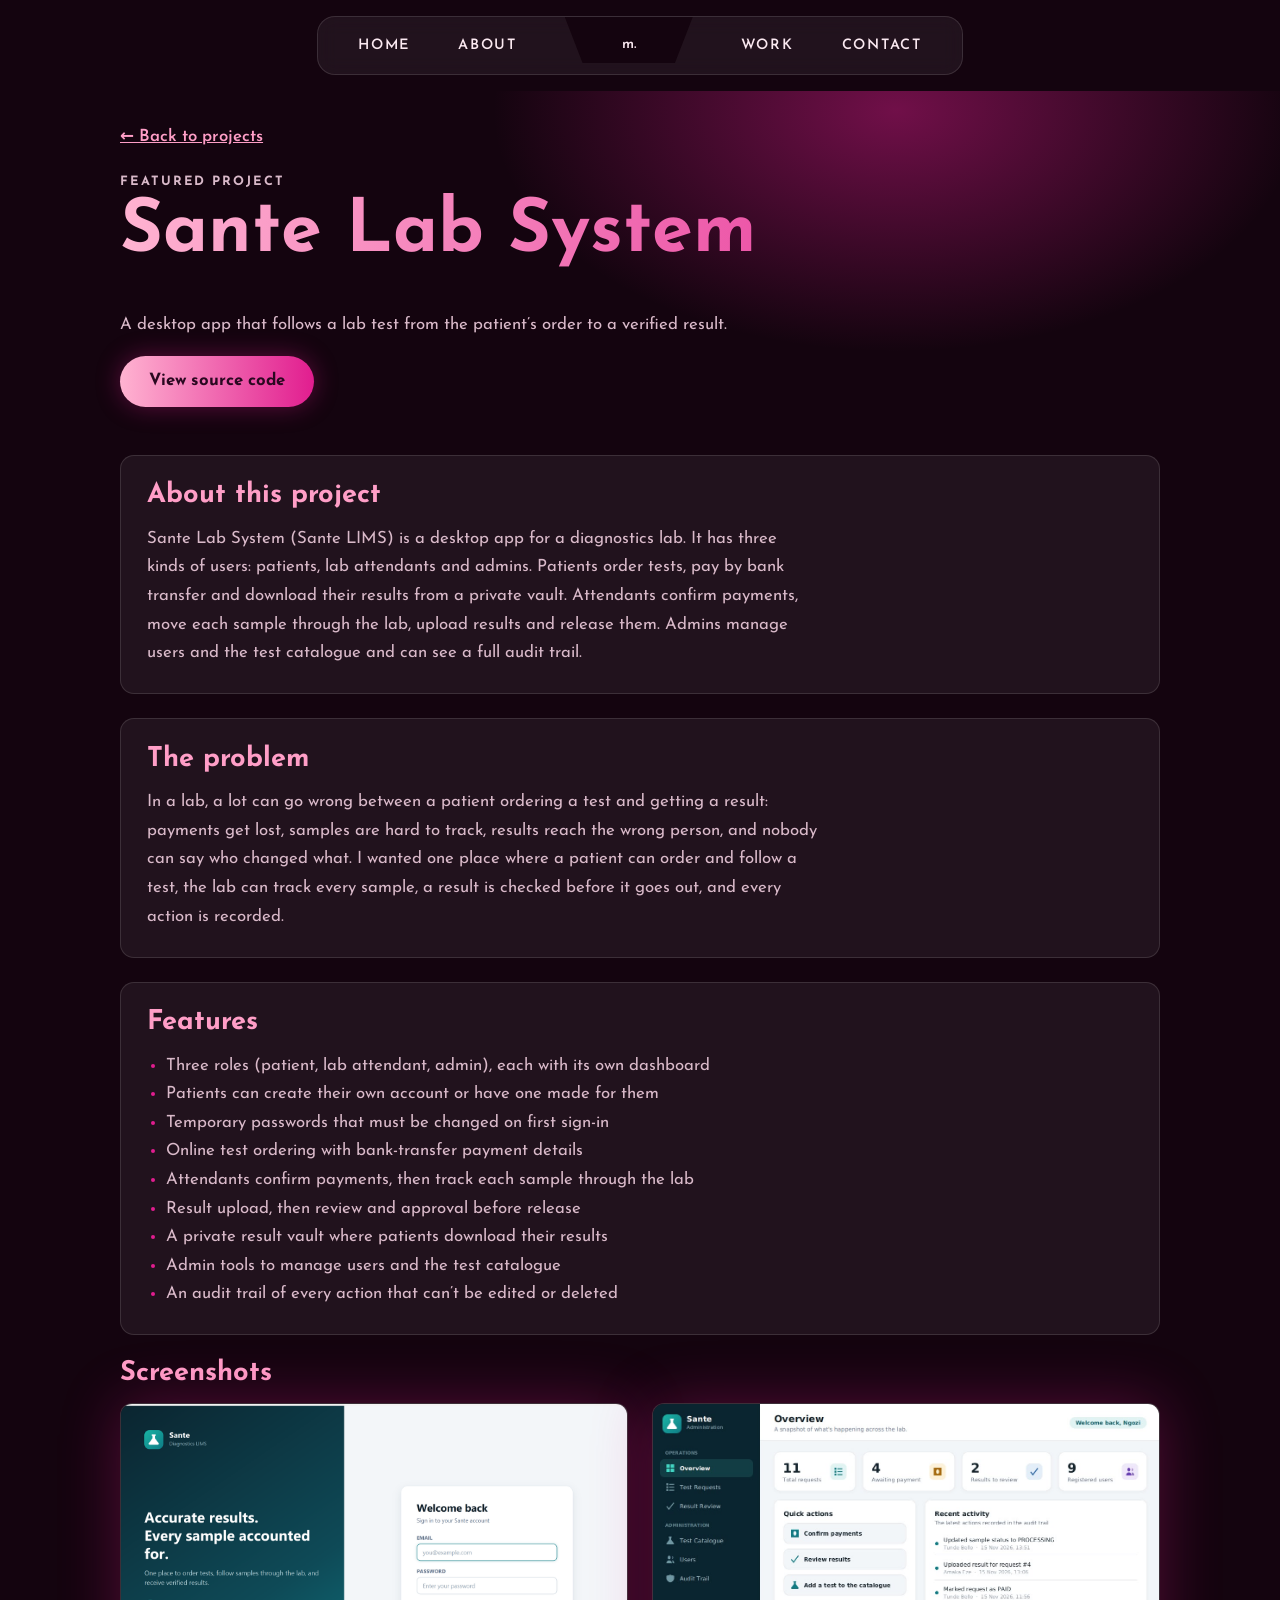
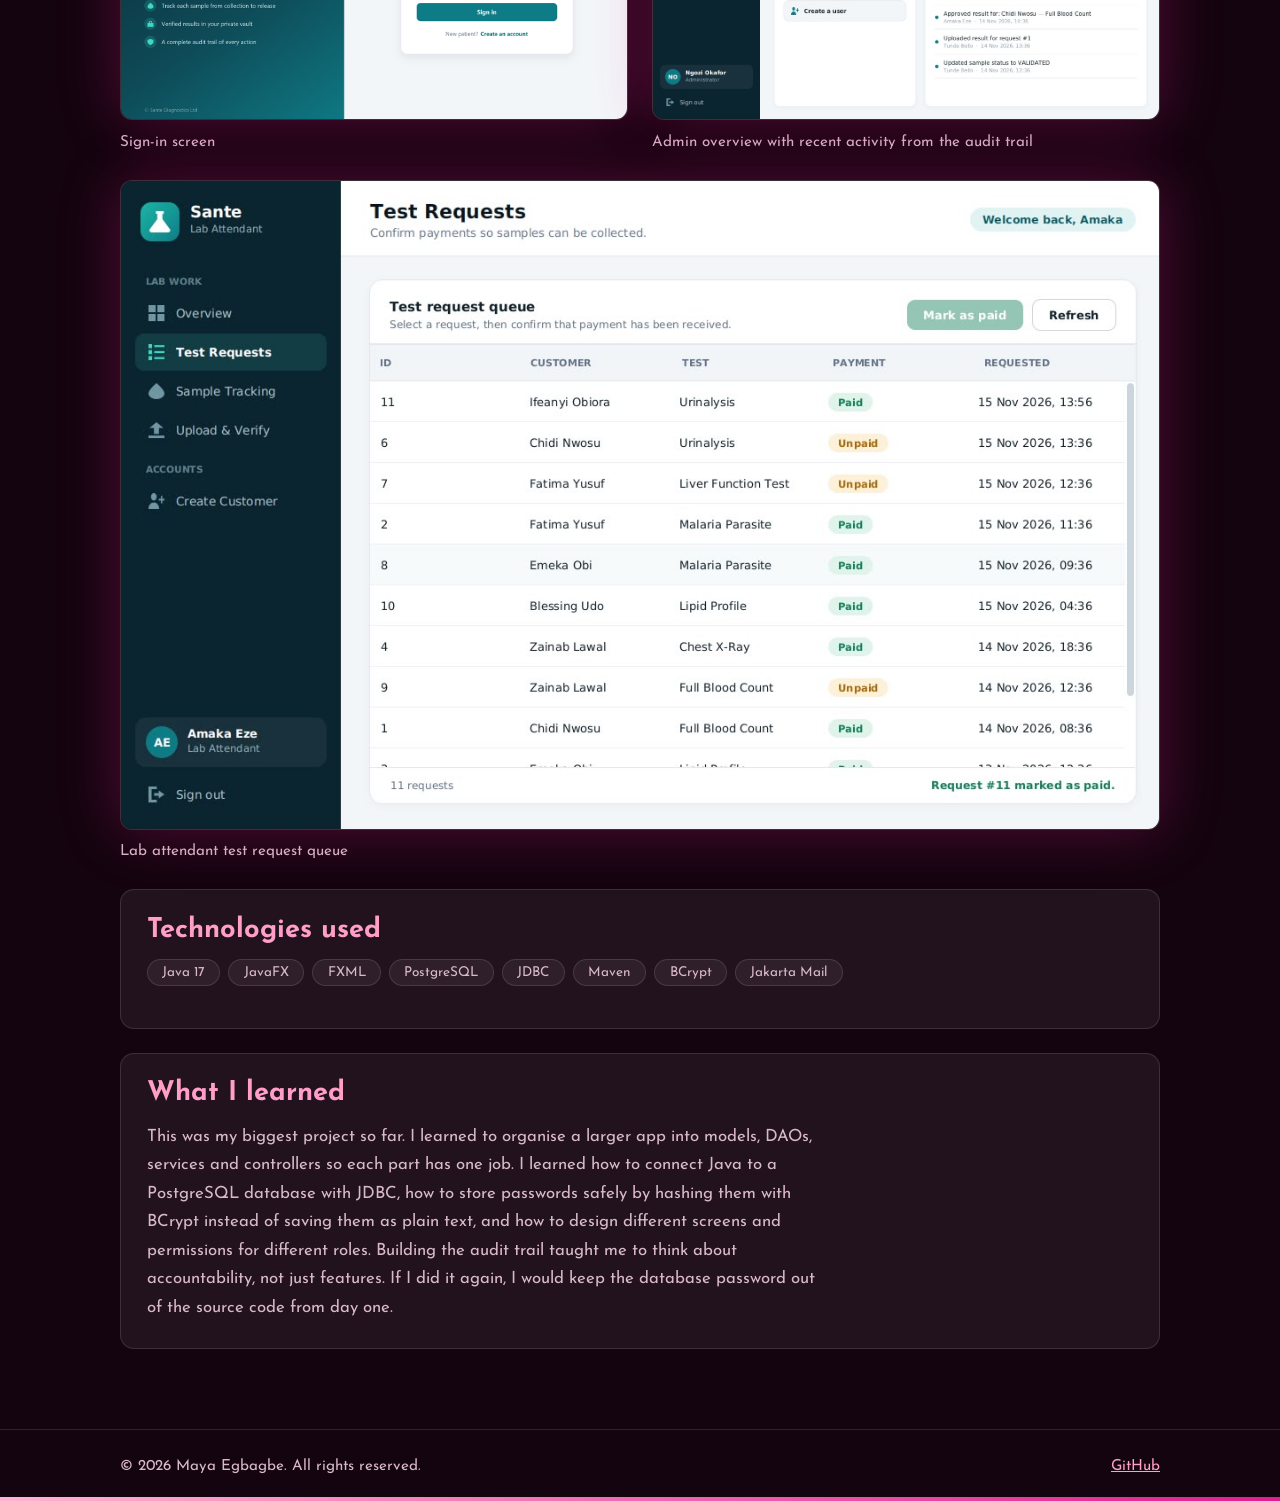
<file: project.html>
<!DOCTYPE html>
<html lang="en">
<head>
<meta charset="utf-8">
<meta name="viewport" content="width=device-width, initial-scale=1">
<link rel="preconnect" href="https://fonts.googleapis.com">
<link rel="preconnect" href="https://fonts.gstatic.com" crossorigin>
<link href="https://fonts.googleapis.com/css2?family=Josefin+Sans:wght@400;600;700&display=swap" rel="stylesheet">
<link rel="stylesheet" href="css/style.css">
<title>Sante Lab System | Maya Egbagbe</title>
<meta name="description" content="Case study of the Sante Lab System, a lab management desktop app by Maya Egbagbe.">
</head>
<body>
<header class="site-header">
  <div class="nav-bar">
    <a class="logo-mobile" href="index.html">m.</a>
    <button class="nav-toggle" aria-expanded="false" aria-controls="nav">menu</button>
    <nav id="nav" aria-label="Main">
      <ul class="nav-list">
        <li><a href="index.html#top">Home</a></li>
        <li><a href="index.html#about">About</a></li>
        <li class="notch"><a class="logo" href="index.html">m.</a></li>
        <li><a href="index.html#work">Work</a></li>
        <li><a href="index.html#contact">Contact</a></li>
      </ul>
    </nav>
  </div>
</header>

<main>
  <!-- DRAFT: I wrote this from your code. Read it and edit anything that is not true to your experience. -->
  <section class="detail-hero">
    <div class="wrap">
      <a class="back" href="index.html#work">&larr; Back to projects</a>
      <p class="label">Featured project</p>
      <h1 class="grad">Sante Lab System</h1>
      <p>A desktop app that follows a lab test from the patient’s order to a verified result.</p>
      <a class="btn" href="https://github.com/mayaegbagbe/sante-lims" target="_blank" rel="noopener">View source code</a>
    </div>
  </section>

  <div class="wrap detail-body">
    <div class="card">
      <h2>About this project</h2>
      <p>Sante Lab System (Sante LIMS) is a desktop app for a diagnostics lab. It has three kinds of users: patients, lab attendants and admins. Patients order tests, pay by bank transfer and download their results from a private vault. Attendants confirm payments, move each sample through the lab, upload results and release them. Admins manage users and the test catalogue and can see a full audit trail.</p>
    </div>
    <div class="card">
      <h2>The problem</h2>
      <p>In a lab, a lot can go wrong between a patient ordering a test and getting a result: payments get lost, samples are hard to track, results reach the wrong person, and nobody can say who changed what. I wanted one place where a patient can order and follow a test, the lab can track every sample, a result is checked before it goes out, and every action is recorded.</p>
    </div>
    <div class="card">
      <h2>Features</h2>
      <ul class="feature-list">
        <li>Three roles (patient, lab attendant, admin), each with its own dashboard</li>
        <li>Patients can create their own account or have one made for them</li>
        <li>Temporary passwords that must be changed on first sign-in</li>
        <li>Online test ordering with bank-transfer payment details</li>
        <li>Attendants confirm payments, then track each sample through the lab</li>
        <li>Result upload, then review and approval before release</li>
        <li>A private result vault where patients download their results</li>
        <li>Admin tools to manage users and the test catalogue</li>
        <li>An audit trail of every action that can’t be edited or deleted</li>
      </ul>
    </div>
    <div>
      <h2>Screenshots</h2>
      <div class="shots">
        <figure><div class="shot"><img src="images/sante-lab-1.png" alt="Sante Lab System sign-in screen" onerror="this.remove()"></div><figcaption>Sign-in screen</figcaption></figure>
        <figure><div class="shot"><img src="images/sante-lab-2.png" alt="Admin overview showing totals and recent activity" onerror="this.remove()"></div><figcaption>Admin overview with recent activity from the audit trail</figcaption></figure>
        <figure><div class="shot"><img src="images/sante-lab-3.png" alt="Lab attendant test request queue with payment status" onerror="this.remove()"></div><figcaption>Lab attendant test request queue</figcaption></figure>
      </div>
    </div>
    <div class="card">
      <h2>Technologies used</h2>
      <ul class="tags"><li>Java 17</li><li>JavaFX</li><li>FXML</li><li>PostgreSQL</li><li>JDBC</li><li>Maven</li><li>BCrypt</li><li>Jakarta Mail</li></ul>
    </div>
    <div class="card">
      <h2>What I learned</h2>
      <p>This was my biggest project so far. I learned to organise a larger app into models, DAOs, services and controllers so each part has one job. I learned how to connect Java to a PostgreSQL database with JDBC, how to store passwords safely by hashing them with BCrypt instead of saving them as plain text, and how to design different screens and permissions for different roles. Building the audit trail taught me to think about accountability, not just features. If I did it again, I would keep the database password out of the source code from day one.</p>
    </div>
  </div>
</main>

<footer class="site-footer">
  <div class="wrap">
    <p>&copy; <span id="year">2026</span> Maya Egbagbe. All rights reserved.</p>
    <a href="https://github.com/mayaegbagbe" target="_blank" rel="noopener">GitHub</a>
  </div>
</footer>
<script src="js/script.js"></script>
</body>
</html>
</file>
<file: css/style.css>
/* ---------- Tokens ---------- */
:root {
  --bg: #14040f;
  --bg-soft: #1f0818;
  --glass: rgba(255, 255, 255, .06);
  --line: rgba(255, 255, 255, .12);
  --text: #fbe9f1;
  --muted: #d9b9c9;
  --pink-light: #ff9ec7;
  --pink: #e11d8f;
  --gradient: linear-gradient(90deg, #ffb3d1, #e11d8f);
  --font: "Josefin Sans", system-ui, sans-serif;
  --wrap: 1040px;
}

/* ---------- Base ---------- */
*, *::before, *::after { box-sizing: border-box; }
html { scroll-behavior: smooth; }
body { margin: 0; font-family: var(--font); font-size: 1.05rem; line-height: 1.7; color: var(--text); background: var(--bg); overflow-x: hidden; }
img { max-width: 100%; display: block; }
a { color: var(--pink-light); }
:focus-visible { outline: 2px dashed var(--pink-light); outline-offset: 4px; }
.wrap { width: min(100% - 2.5rem, var(--wrap)); margin-inline: auto; }
section { padding: 5rem 0; position: relative; }
h1, h2, h3 { line-height: 1.1; margin: 0 0 .5em; font-weight: 700; }
.grad { background: var(--gradient); -webkit-background-clip: text; background-clip: text; color: transparent; }
.section-title { text-align: center; font-size: clamp(2.4rem, 7vw, 3.4rem); }
.section-sub { text-align: center; color: var(--muted); margin: -.4rem 0 4rem; }

/* ---------- Header: glass bar with a notch ---------- */
.site-header { position: relative; z-index: 10; padding: 1rem 0; }
.nav-bar { display: flex; justify-content: center; align-items: center; }
.nav-list { display: flex; align-items: center; gap: 3rem; list-style: none; margin: 0; padding: .9rem 2.5rem; background: var(--glass); border: 1px solid var(--line); border-radius: 18px; backdrop-filter: blur(10px); }
.nav-list a { color: var(--text); text-decoration: none; font-size: .9rem; font-weight: 600; letter-spacing: .12em; text-transform: uppercase; }
.nav-list a:hover { color: var(--pink-light); }
.notch { position: relative; width: 8rem; align-self: stretch; display: grid; place-items: center; }
.notch::before { content: ""; position: absolute; left: 0; right: 0; top: -.9rem; bottom: -.2rem; background: var(--bg); clip-path: polygon(0 0, 100% 0, 86% 100%, 14% 100%); }
.logo { position: relative; font-size: 1.5rem; font-weight: 700; text-transform: none !important; letter-spacing: 0 !important; }
.logo-mobile, .nav-toggle { display: none; }

/* ---------- Buttons ---------- */
.btn { display: inline-block; font: inherit; font-weight: 700; text-decoration: none; cursor: pointer; padding: .7rem 1.8rem; border-radius: 999px; background: var(--gradient); color: #2a0820; border: 0; transition: transform .2s, box-shadow .2s; box-shadow: 0 0 24px rgba(225, 29, 143, .35); }
.btn:hover { transform: translateY(-2px); box-shadow: 0 0 34px rgba(225, 29, 143, .6); }
.btn.ghost { background: transparent; color: var(--text); border: 1.5px solid var(--pink-light); box-shadow: none; }

/* ---------- Hero ---------- */
.hero { padding: 3rem 0 6rem; overflow: hidden; }
.hero::before { content: ""; position: absolute; inset: -8rem 0 0; z-index: -1; background: radial-gradient(45% 60% at 75% 40%, rgba(225, 29, 143, .55), transparent 70%), radial-gradient(35% 45% at 10% 100%, rgba(255, 158, 199, .2), transparent 70%); }
.hero .wrap { display: grid; gap: 2.5rem; align-items: center; }
.hero h1 { font-size: clamp(3rem, 10vw, 5rem); margin-bottom: .05em; }
.hero h2 { font-size: clamp(1.8rem, 5vw, 2.5rem); }
.hero p { max-width: 28rem; color: var(--muted); margin-bottom: 1.6rem; }
.portrait { position: relative; width: min(100%, 340px); aspect-ratio: 4 / 5; margin-inline: auto; border-radius: 28px 28px 0 0; background: linear-gradient(160deg, rgba(255, 158, 199, .35), rgba(225, 29, 143, .15)); display: grid; place-items: center; font-size: 7rem; font-weight: 700; color: var(--pink-light); overflow: hidden; -webkit-mask-image: linear-gradient(#000 70%, transparent); mask-image: linear-gradient(#000 70%, transparent); }
.portrait img { position: absolute; inset: 0; width: 100%; height: 100%; object-fit: cover; }

/* ---------- About ---------- */
.about::before { content: ""; position: absolute; right: 0; top: 0; width: 60%; height: 80%; z-index: -1; background-image: linear-gradient(var(--line) 1px, transparent 1px), linear-gradient(90deg, var(--line) 1px, transparent 1px); background-size: 60px 60px; -webkit-mask-image: linear-gradient(225deg, #000, transparent 70%); mask-image: linear-gradient(225deg, #000, transparent 70%); opacity: .5; }
.about p { max-width: 42rem; margin: 0 auto 1em; text-align: center; color: var(--muted); }
.skills { list-style: none; display: flex; flex-wrap: wrap; justify-content: center; gap: 1rem; max-width: 26rem; margin: 2.5rem auto 0; padding: 0; }
.skills li { width: 3.4rem; height: 3.4rem; border-radius: 50%; display: grid; place-items: center; background: var(--glass); border: 1px solid var(--line); font-size: .8rem; font-weight: 700; color: var(--pink-light); }
.skills li:hover { background: var(--pink); color: #fff; box-shadow: 0 0 20px rgba(225, 29, 143, .6); }

/* ---------- Work ---------- */
.work::before { content: ""; position: absolute; inset: 0; z-index: -1; background: radial-gradient(40% 25% at 50% 10%, rgba(225, 29, 143, .3), transparent 70%), radial-gradient(40% 30% at 85% 70%, rgba(225, 29, 143, .18), transparent 70%); }
.orbit { position: relative; width: 14rem; height: 8rem; margin: 0 auto 2rem; }
.orbit::before, .orbit::after { content: ""; position: absolute; inset: 0; border-radius: 50%; border: 1px solid rgba(255, 158, 199, .45); }
.orbit::after { inset: 1rem -1.5rem; transform: rotate(-8deg); border-color: rgba(255, 158, 199, .25); }
.orbit span { position: absolute; left: 50%; top: 50%; transform: translate(-50%, -50%); width: 4.2rem; height: 4.2rem; border-radius: 50%; background: linear-gradient(160deg, #ff9ec7, #a3166b); display: grid; place-items: center; font-size: 2rem; font-weight: 700; color: #fff; box-shadow: 0 0 40px rgba(225, 29, 143, .8); z-index: 1; }
.feature { display: grid; grid-template-columns: 1fr; gap: 0; margin-bottom: 5rem; }
.shot { position: relative; aspect-ratio: 16 / 10; background: var(--glass); border-radius: 12px; box-shadow: 0 0 60px rgba(225, 29, 143, .3); overflow: hidden; display: grid; place-items: center; text-align: center; color: var(--pink-light); padding: 1rem; border: 1px solid var(--line); }
.shot img { position: absolute; inset: 0; width: 100%; height: 100%; object-fit: cover; object-position: top left; }
.info { margin: 1.5rem 0 0; }
.label { font-size: .8rem; font-weight: 700; text-transform: uppercase; letter-spacing: .15em; color: var(--pink-light); margin: 0; }
.info h3 { font-size: clamp(1.8rem, 4vw, 2.3rem); margin-bottom: .4em; }
.info-box { background: rgba(40, 10, 32, .85); border: 1px solid var(--line); border-radius: 12px; padding: 1.2rem 1.4rem; margin-bottom: 1rem; backdrop-filter: blur(8px); }
.info-box p { margin: 0; color: var(--muted); }
.tags { list-style: none; display: flex; flex-wrap: wrap; gap: .5rem; padding: 0; margin: 0 0 1rem; }
.tags li { background: var(--glass); border: 1px solid var(--line); border-radius: 999px; padding: .05rem .9rem; font-size: .85rem; color: var(--pink-light); }
.links { display: flex; flex-wrap: wrap; gap: 1.2rem; font-weight: 600; }

/* ---------- Contact ---------- */
.contact::before { content: ""; position: absolute; inset: 0; z-index: -1; background: radial-gradient(40% 40% at 10% 20%, rgba(225, 29, 143, .25), transparent 70%); }
.contact-grid { display: grid; gap: 3rem; margin-top: 3rem; }
.contact h3 { font-size: 1.9rem; color: var(--pink-light); }
.contact-list { list-style: none; padding: 0; margin: 1.5rem 0; display: grid; gap: 1rem; }
.contact-list li { display: flex; align-items: center; gap: .9rem; }
.ico { width: 2.4rem; height: 2.4rem; border-radius: 8px; background: var(--gradient); display: grid; place-items: center; color: #2a0820; flex: none; }
.contact-list a { color: var(--text); text-decoration: none; word-break: break-all; }
.card { background: var(--glass); border: 1px solid var(--line); border-radius: 14px; padding: 1.6rem; }
form label { display: block; font-weight: 600; font-size: .9rem; margin-bottom: .25rem; }
form input, form textarea { width: 100%; font: inherit; color: var(--text); background: rgba(255, 255, 255, .08); border: 1px solid var(--line); border-radius: 8px; padding: .6rem .9rem; margin-bottom: 1rem; }
form input::placeholder, form textarea::placeholder { color: var(--muted); opacity: .7; }
form textarea { min-height: 7rem; resize: vertical; }
.cta-row { display: flex; flex-wrap: wrap; gap: 1rem; }

/* ---------- Footer ---------- */
.site-footer { border-top: 1px solid var(--line); padding: 1.5rem 0 1.3rem; font-size: .95rem; color: var(--muted); position: relative; }
.site-footer::after { content: ""; position: absolute; left: 0; right: 0; bottom: 0; height: 4px; background: var(--gradient); }
.site-footer .wrap { display: flex; flex-wrap: wrap; justify-content: space-between; gap: .5rem; }
.site-footer p { margin: 0; }

/* ---------- Project details page ---------- */
.back { display: inline-block; font-weight: 600; margin-bottom: 1.2rem; }
.detail-hero { padding: 2rem 0 3rem; overflow: hidden; }
.detail-hero::before { content: ""; position: absolute; inset: -8rem 0 0; z-index: -1; background: radial-gradient(45% 70% at 70% 30%, rgba(225, 29, 143, .45), transparent 70%); }
.detail-hero h1 { font-size: clamp(2.6rem, 9vw, 4.6rem); }
.detail-hero p { color: var(--muted); }
.detail-body { display: grid; gap: 1.5rem; padding-bottom: 5rem; }
.detail-body h2 { font-size: 1.7rem; color: var(--pink-light); }
.detail-body p, .detail-body li { max-width: 42rem; color: var(--muted); }
.detail-body p { margin: 0; }
.feature-list { padding-left: 1.2rem; margin: 0; }
.feature-list li::marker { color: var(--pink); }
.shots { display: grid; gap: 1.5rem; }
.shots figure { margin: 0; }
.shots figcaption { font-size: .95rem; margin-top: .6rem; color: var(--muted); }

/* ---------- Tablet ---------- */
@media (min-width: 700px) {
  .contact-grid { grid-template-columns: 1fr 1fr; align-items: start; }
  .shots { grid-template-columns: repeat(2, 1fr); }
  .shots figure:last-child:nth-child(odd) { grid-column: 1 / -1; }
}
/* ---------- Desktop ---------- */
@media (min-width: 900px) {
  .hero .wrap { grid-template-columns: 1.2fr 1fr; }
  .feature { grid-template-columns: 1fr 1fr; gap: 3.5rem; align-items: center; }
  .feature .info { margin: 0; }
  .feature.flip .shot { order: 2; }
}
/* ---------- Mobile nav ---------- */
@media (max-width: 699px) {
  .nav-bar { justify-content: space-between; width: min(100% - 2.5rem, var(--wrap)); margin-inline: auto; }
  .logo-mobile { display: block; font-size: 1.5rem; font-weight: 700; text-decoration: none; color: var(--text); }
  .nav-toggle { display: block; font: inherit; font-weight: 600; color: var(--text); background: var(--glass); border: 1px solid var(--line); border-radius: 999px; padding: .3rem 1rem; cursor: pointer; }
  .nav-list { display: none; position: absolute; right: 1.25rem; top: 4rem; flex-direction: column; align-items: flex-start; gap: .9rem; padding: 1rem 1.5rem; background: var(--bg-soft); }
  .nav-list.open { display: flex; }
  .notch { display: none; }
}
@media (prefers-reduced-motion: reduce) { * { transition: none !important; scroll-behavior: auto !important; } }
</file>
